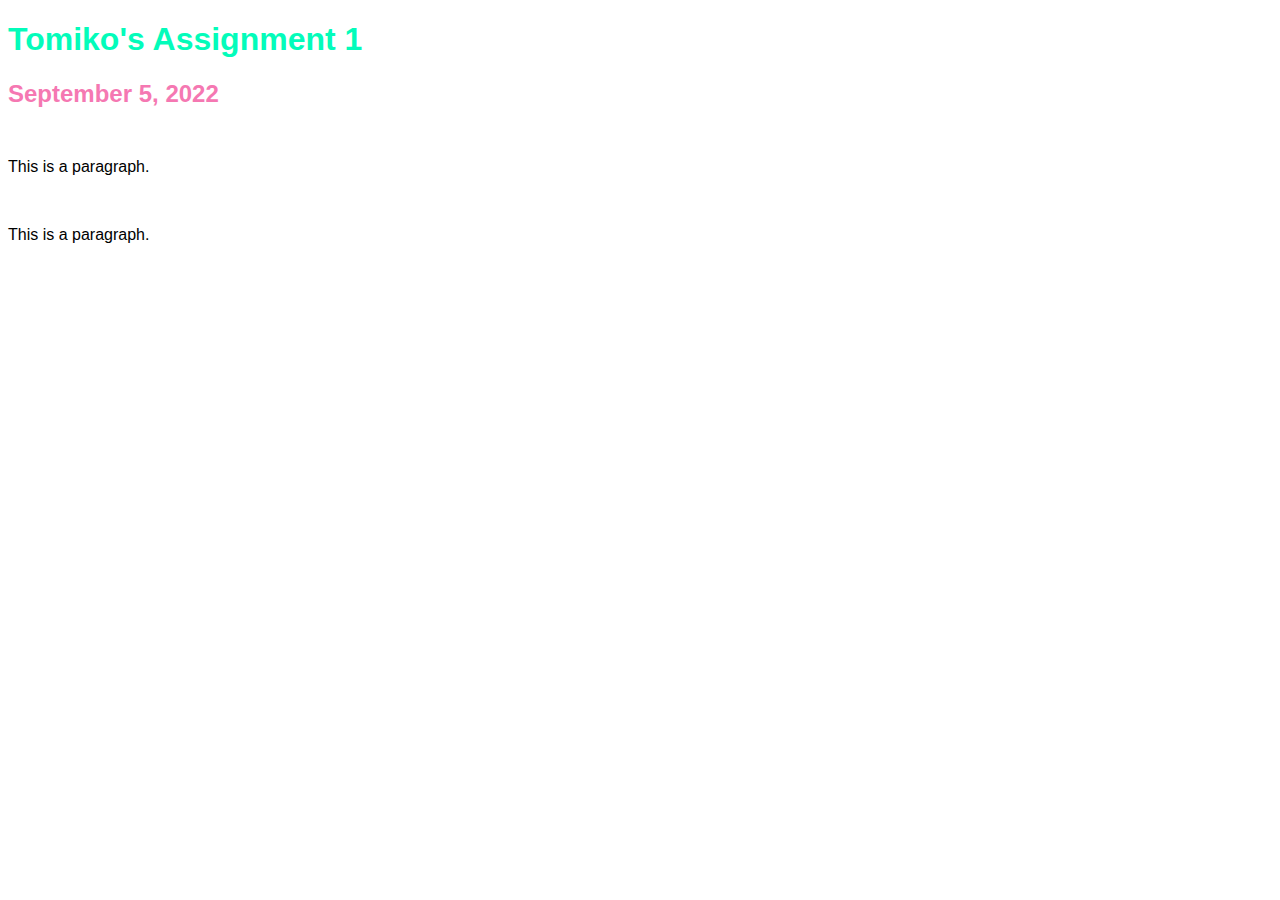
<file: Assignment1/index.html>
<!DOCTYPE html>
<html lang="eng">

<head>
    <title>Software Design: Assignment 1 - Tomiko Karino</title>
    <link rel="stylesheet" type="text/css" href="./styles/style.css" media="screen" />
</head>
    
<body>
    <h1>Tomiko's Assignment 1</h1>
    <h2>September 5, 2022</h2>
    <div id="container">
        <p>This is a paragraph.</p>
        <!-- <img src="cat.png"/> -->
    </div>
    <div id="container">
        <p>This is a paragraph.</p>
        <!-- <img src="cat.png"/> -->
    </div>
</body>

<script src="scripts/main.js"></script>

</html>
</file>
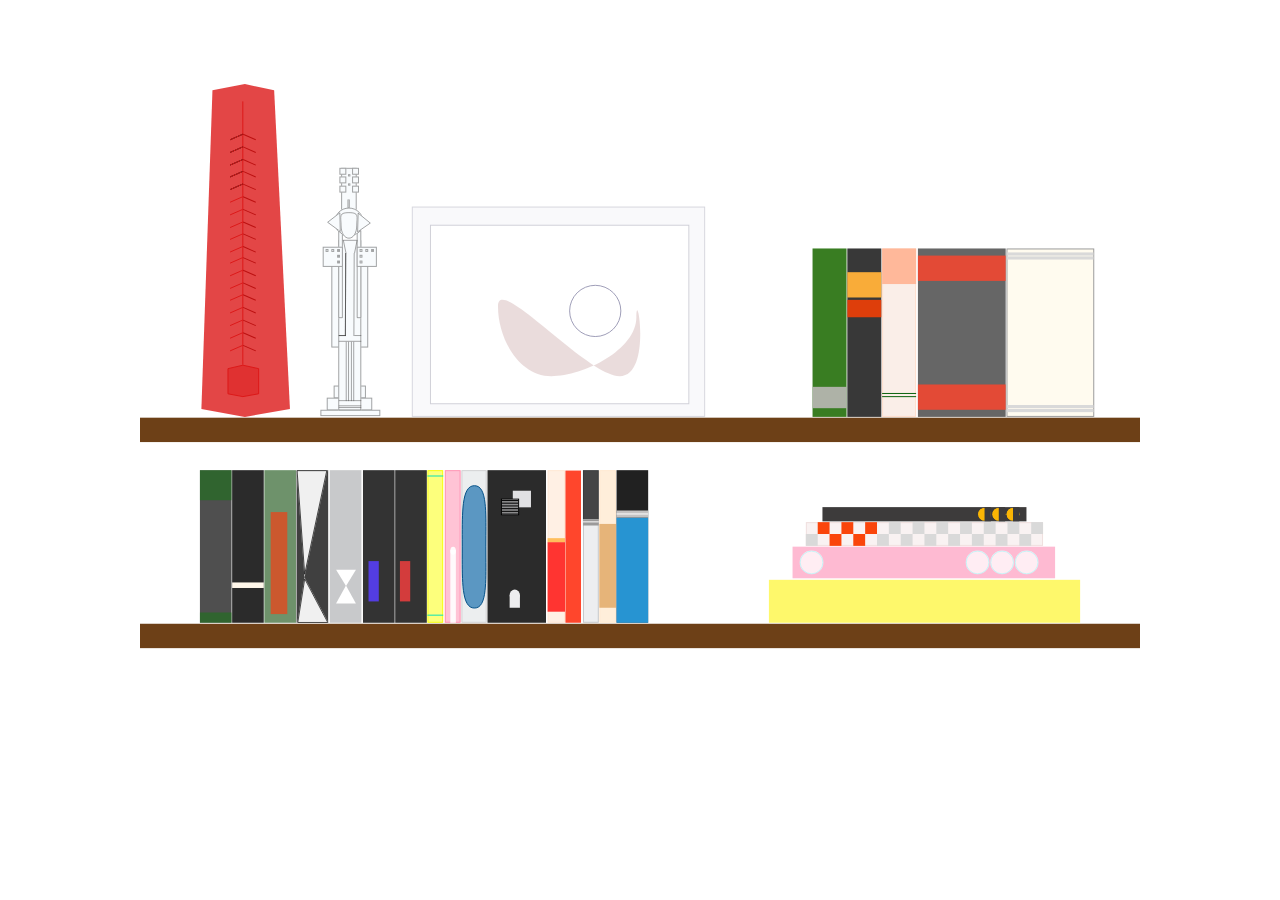
<file: Hypertext-Narrative/index.html>
<!DOCTYPE html>
<html lang="eng">

<head>
    <title>Software Design: Hypertext Narrative - Tomiko Karino</title>
    <link rel="stylesheet" type="text/css" href="style.css" media="screen" />
    <link rel="preconnect" href="https://fonts.googleapis.com">
    <link rel="preconnect" href="https://fonts.gstatic.com" crossorigin>
    <link href="https://fonts.googleapis.com/css2?family=Comfortaa&display=swap" rel="stylesheet"></head>
    
<body>
    <div id="wrapper">
    <div class="top-shelf-content">
        <div class="left">
        <!-- Vase VSG -->
        <svg width="89" height="333" viewBox="0 0 89 333" fill="none" xmlns="http://www.w3.org/2000/svg">
            <path d="M11.4658 6.32566L43.8848 0L73.141 6.32566L88.9552 324.981L43.8848 332.888L0.395935 324.981L11.4658 6.32566Z" fill="#DC1818" fill-opacity="0.8"/>
                <line x1="41.7083" y1="173.612" x2="29.057" y2="179.147" stroke="#DC1818" stroke-width="0.97561"/>
                <line x1="41.7083" y1="186.263" x2="29.057" y2="191.798" stroke="#DC1818" stroke-width="0.97561"/>
                <line x1="41.7083" y1="198.914" x2="29.057" y2="204.449" stroke="#DC1818" stroke-width="0.97561"/>
                <line x1="41.7083" y1="210.775" x2="29.057" y2="216.31" stroke="#DC1818" stroke-width="0.97561"/>
                <line x1="41.7083" y1="223.426" x2="29.057" y2="228.961" stroke="#DC1818" stroke-width="0.97561"/>
                <path d="M41.9107 281.201L57.6297 284.659V309.795L41.9103 312.624L26.9771 309.798V284.655L41.9107 281.201Z" fill="#DC1818" fill-opacity="0.46" stroke="#DC1818" stroke-width="0.97561"/>
                <line x1="41.818" y1="280.704" x2="41.818" y2="17.3932" stroke="#DC1818" stroke-width="0.97561"/>
                <line x1="41.7083" y1="50.2615" x2="29.057" y2="55.7964" stroke="black" stroke-width="0.97561"/>
                <line x1="41.7083" y1="62.9128" x2="29.057" y2="68.4477" stroke="black" stroke-width="0.97561"/>
                <line x1="41.7083" y1="75.5641" x2="29.057" y2="81.0991" stroke="black" stroke-width="0.97561"/>
                <line x1="41.7083" y1="87.4247" x2="29.057" y2="92.9596" stroke="black" stroke-width="0.97561"/>
                <line x1="41.7083" y1="100.076" x2="29.057" y2="105.611" stroke="black" stroke-width="0.97561"/>
                <line x1="41.7083" y1="236.078" x2="29.057" y2="241.613" stroke="#DC1818" stroke-width="0.97561"/>
                <line x1="41.7083" y1="248.729" x2="29.057" y2="254.264" stroke="#DC1818" stroke-width="0.97561"/>
                <line x1="41.7083" y1="261.38" x2="29.057" y2="266.915" stroke="#DC1818" stroke-width="0.97561"/>
                <line x1="41.7083" y1="50.2615" x2="29.057" y2="55.7964" stroke="#DC1818" stroke-width="0.97561"/>
                <line x1="41.7083" y1="62.9128" x2="29.057" y2="68.4477" stroke="#DC1818" stroke-width="0.97561"/>
                <line x1="41.7083" y1="75.5641" x2="29.057" y2="81.0991" stroke="#DC1818" stroke-width="0.97561"/>
                <line x1="41.7083" y1="87.4247" x2="29.057" y2="92.9596" stroke="#DC1818" stroke-width="0.97561"/>
                <line x1="41.7083" y1="100.076" x2="29.057" y2="105.611" stroke="#DC1818" stroke-width="0.97561"/>
                <line x1="41.7083" y1="112.727" x2="29.057" y2="118.262" stroke="#DC1818" stroke-width="0.97561"/>
                <line x1="41.7083" y1="125.379" x2="29.057" y2="130.914" stroke="#DC1818" stroke-width="0.97561"/>
                <line x1="41.7083" y1="138.03" x2="29.057" y2="143.565" stroke="#DC1818" stroke-width="0.97561"/>
                <line x1="41.7083" y1="149.891" x2="29.057" y2="155.426" stroke="#DC1818" stroke-width="0.97561"/>
                <line x1="41.7083" y1="162.542" x2="29.057" y2="168.077" stroke="#DC1818" stroke-width="0.97561"/>
                <line y1="-0.487805" x2="13.8091" y2="-0.487805" transform="matrix(0.916157 0.400819 0.400819 -0.916157 42.3034 173.165)" stroke="#BC1010" stroke-width="0.97561"/>
                <line y1="-0.487805" x2="13.8091" y2="-0.487805" transform="matrix(0.916157 0.400819 0.400819 -0.916157 42.3034 185.816)" stroke="#BC1010" stroke-width="0.97561"/>
                <line y1="-0.487805" x2="13.8091" y2="-0.487805" transform="matrix(0.916157 0.400819 0.400819 -0.916157 42.3034 198.468)" stroke="#BC1010" stroke-width="0.97561"/>
                <line y1="-0.487805" x2="13.8091" y2="-0.487805" transform="matrix(0.916157 0.400819 0.400819 -0.916157 42.3034 210.328)" stroke="#BC1010" stroke-width="0.97561"/>
                <line y1="-0.487805" x2="13.8091" y2="-0.487805" transform="matrix(0.916157 0.400819 0.400819 -0.916157 42.3034 222.979)" stroke="#BC1010" stroke-width="0.97561"/>
                <line y1="-0.487805" x2="13.8091" y2="-0.487805" transform="matrix(0.916157 0.400819 0.400819 -0.916157 42.3034 235.631)" stroke="#BC1010" stroke-width="0.97561"/>
                <line y1="-0.487805" x2="13.8091" y2="-0.487805" transform="matrix(0.916157 0.400819 0.400819 -0.916157 42.3034 248.282)" stroke="#BC1010" stroke-width="0.97561"/>
                <line y1="-0.487805" x2="13.8091" y2="-0.487805" transform="matrix(0.916157 0.400819 0.400819 -0.916157 42.3034 260.933)" stroke="#BC1010" stroke-width="0.97561"/>
                <line y1="-0.487805" x2="13.8091" y2="-0.487805" transform="matrix(0.916157 0.400819 0.400819 -0.916157 42.3034 49.8146)" stroke="#BC1010" stroke-width="0.97561"/>
                <line y1="-0.487805" x2="13.8091" y2="-0.487805" transform="matrix(0.916157 0.400819 0.400819 -0.916157 42.3034 62.4659)" stroke="#BC1010" stroke-width="0.97561"/>
                <line y1="-0.487805" x2="13.8091" y2="-0.487805" transform="matrix(0.916157 0.400819 0.400819 -0.916157 42.3034 75.1172)" stroke="#BC1010" stroke-width="0.97561"/>
                <line y1="-0.487805" x2="13.8091" y2="-0.487805" transform="matrix(0.916157 0.400819 0.400819 -0.916157 42.3034 86.9778)" stroke="#BC1010" stroke-width="0.97561"/>
                <line y1="-0.487805" x2="13.8091" y2="-0.487805" transform="matrix(0.916157 0.400819 0.400819 -0.916157 42.3034 99.6292)" stroke="#BC1010" stroke-width="0.97561"/>
                <line y1="-0.487805" x2="13.8091" y2="-0.487805" transform="matrix(0.916157 0.400819 0.400819 -0.916157 42.3034 112.28)" stroke="#BC1010" stroke-width="0.97561"/>
                <line y1="-0.487805" x2="13.8091" y2="-0.487805" transform="matrix(0.916157 0.400819 0.400819 -0.916157 42.3034 124.932)" stroke="#BC1010" stroke-width="0.97561"/>
                <line y1="-0.487805" x2="13.8091" y2="-0.487805" transform="matrix(0.916157 0.400819 0.400819 -0.916157 42.3034 137.583)" stroke="#BC1010" stroke-width="0.97561"/>
                <line y1="-0.487805" x2="13.8091" y2="-0.487805" transform="matrix(0.916157 0.400819 0.400819 -0.916157 42.3034 149.444)" stroke="#BC1010" stroke-width="0.97561"/>
                <line y1="-0.487805" x2="13.8091" y2="-0.487805" transform="matrix(0.916157 0.400819 0.400819 -0.916157 42.3034 162.095)" stroke="#BC1010" stroke-width="0.97561"/>
        </svg>
        <!-- Vase VSG -->
        <!-- Statue VSG -->
        <svg width="61" height="250" viewBox="0 0 61 250" fill="none" xmlns="http://www.w3.org/2000/svg">
            <rect x="21.1354" y="0.814941" width="15.5536" height="43.2045" fill="#F8FBFD"/>
            <rect x="21.6232" y="1.30275" width="14.578" height="42.2289" stroke="#444444" stroke-opacity="0.49" stroke-width="0.97561"/>
            <ellipse cx="28.9181" cy="54.9646" rx="14.6954" ry="14.4015" fill="#F8FBFD"/>
            <path d="M43.1258 54.9646C43.1258 62.6397 36.7741 68.8783 28.9181 68.8783C21.0622 68.8783 14.7105 62.6397 14.7105 54.9646C14.7105 47.2895 21.0622 41.0509 28.9181 41.0509C36.7741 41.0509 43.1258 47.2895 43.1258 54.9646Z" stroke="#444444" stroke-opacity="0.49" stroke-width="0.97561"/>
            <rect x="11.3423" y="85.4958" width="36.8679" height="95.05" fill="#F8FBFD"/>
            <rect x="11.8302" y="85.9836" width="35.8923" height="94.0744" stroke="#444444" stroke-opacity="0.49" stroke-width="0.97561"/>
            <rect x="0.397217" y="242.76" width="59.9103" height="6.33667" fill="#F8FBFD"/>
            <rect x="0.885022" y="243.248" width="58.9347" height="5.36106" stroke="#444444" stroke-opacity="0.49" stroke-width="0.97561"/>
            <rect x="6.73395" y="230.663" width="45.5088" height="12.6733" fill="#F8FBFD"/>
            <rect x="7.22175" y="231.151" width="44.5332" height="11.6977" stroke="#444444" stroke-opacity="0.49" stroke-width="0.97561"/>
            <rect x="13.6467" y="218.566" width="32.2594" height="12.6733" fill="#F8FBFD"/>
            <rect x="14.1345" y="219.054" width="31.2838" height="11.6977" stroke="#444444" stroke-opacity="0.49" stroke-width="0.97561"/>
            <path d="M18.2552 72.8225H41.2976V243.336H18.2552V72.8225Z" fill="#F8FBFD"/>
            <path d="M18.743 73.3103H40.8098V242.849H18.743V73.3103Z" stroke="#444444" stroke-opacity="0.49" stroke-width="0.97561"/>
            <path d="M37.2652 58.133C37.2652 66.5639 33.5255 71.6704 28.9123 71.6704C24.2991 71.6704 20.5594 66.5639 20.5594 58.133C20.5594 49.702 17.6791 45.1716 28.9123 45.1716C40.1455 45.1716 37.2652 49.702 37.2652 58.133Z" fill="#F8FBFD"/>
            <path d="M36.7774 58.133C36.7774 62.2824 35.8563 65.5671 34.4094 67.7978C32.9664 70.0226 31.0179 71.1826 28.9123 71.1826C26.8067 71.1826 24.8582 70.0226 23.4152 67.7978C21.9683 65.5671 21.0472 62.2824 21.0472 58.133C21.0472 56.5469 20.9459 55.0894 20.8557 53.7921C20.825 53.3498 20.7956 52.9261 20.7719 52.5224C20.677 50.9067 20.6769 49.6339 20.989 48.6363C21.2869 47.684 21.8766 46.9625 23.0589 46.4602C24.2766 45.9428 26.1231 45.6594 28.9123 45.6594C31.7015 45.6594 33.548 45.9428 34.7657 46.4602C35.948 46.9625 36.5377 47.684 36.8356 48.6363C37.1477 49.6339 37.1476 50.9067 37.0527 52.5224C37.029 52.9261 36.9996 53.3498 36.9689 53.7921C36.8787 55.0894 36.7774 56.5469 36.7774 58.133Z" stroke="#444444" stroke-opacity="0.49" stroke-width="0.97561"/>
            <path d="M37.0857 65.8321L37.7123 45.1367L51.0905 56.1168L37.0857 65.8321Z" fill="#F8FBFD"/>
            <path d="M50.2818 56.0841L37.6026 64.8798L38.1698 46.1433L50.2818 56.0841Z" stroke="#444444" stroke-opacity="0.49" stroke-width="0.97561"/>
            <path d="M20.2942 44.8239L20.7864 65.5229L6.83458 55.2815L20.2942 44.8239Z" fill="#F8FBFD"/>
            <path d="M7.64387 55.2704L19.8295 45.8027L20.2752 64.5425L7.64387 55.2704Z" stroke="#444444" stroke-opacity="0.49" stroke-width="0.97561"/>
            <rect x="27.4721" y="32.4983" width="2.30424" height="8.64091" fill="#F8FBFD"/>
            <rect x="27.9599" y="32.9861" width="1.32863" height="7.6653" stroke="#444444" stroke-opacity="0.49" stroke-width="0.97561"/>
            <path d="M18.2552 63.0295L22.8637 67.0619V151.167H18.2552V63.0295Z" fill="#F8FBFD"/>
            <path d="M22.3759 67.2833V150.679H18.743V64.1045L22.3759 67.2833Z" stroke="#444444" stroke-opacity="0.49" stroke-width="0.97561"/>
            <path d="M36.6891 66.3468L41.2976 62.4534V151.167H36.6891V66.3468Z" fill="#F8FBFD"/>
            <path d="M37.1769 150.679V66.5732L40.8098 63.5041V150.679H37.1769Z" stroke="#444444" stroke-opacity="0.49" stroke-width="0.97561"/>
            <rect x="2.70148" y="79.7352" width="20.1621" height="20.1621" fill="#F8FBFD"/>
            <rect x="3.18928" y="80.223" width="19.1865" height="19.1865" stroke="#444444" stroke-opacity="0.49" stroke-width="0.97561"/>
            <rect x="36.6891" y="79.7352" width="20.1621" height="20.1621" fill="#F8FBFD"/>
            <rect x="37.1769" y="80.223" width="19.1865" height="19.1865" stroke="#444444" stroke-opacity="0.49" stroke-width="0.97561"/>
            <rect x="19.4073" y="0.814941" width="6.91273" height="6.91273" fill="#F8FBFD"/>
            <rect x="19.8951" y="1.30275" width="5.93712" height="5.93712" stroke="#444444" stroke-opacity="0.49" stroke-width="0.97561"/>
            <rect x="32.0806" y="0.814941" width="6.91273" height="6.91273" fill="#F8FBFD"/>
            <rect x="32.5684" y="1.30275" width="5.93712" height="5.93712" stroke="#444444" stroke-opacity="0.49" stroke-width="0.97561"/>
            <rect x="19.4073" y="9.45584" width="6.91273" height="6.91273" fill="#F8FBFD"/>
            <rect x="19.8951" y="9.94365" width="5.93712" height="5.93712" stroke="#444444" stroke-opacity="0.49" stroke-width="0.97561"/>
            <rect x="32.0806" y="9.45584" width="6.91273" height="6.91273" fill="#F8FBFD"/>
            <rect x="32.5684" y="9.94365" width="5.93712" height="5.93712" stroke="#444444" stroke-opacity="0.49" stroke-width="0.97561"/>
            <rect x="19.4073" y="18.6729" width="6.91273" height="6.91273" fill="#F8FBFD"/>
            <rect x="19.8951" y="19.1607" width="5.93712" height="5.93712" stroke="#444444" stroke-opacity="0.49" stroke-width="0.97561"/>
            <rect x="32.0806" y="18.6729" width="6.91273" height="6.91273" fill="#F8FBFD"/>
            <rect x="32.5684" y="19.1607" width="5.93712" height="5.93712" stroke="#444444" stroke-opacity="0.49" stroke-width="0.97561"/>
            <rect x="28.0482" y="7.15161" width="2.30424" height="2.30424" fill="#F8FBFD"/>
            <rect x="28.536" y="7.63942" width="1.32863" height="1.32863" stroke="#444444" stroke-opacity="0.49" stroke-width="0.97561"/>
            <rect x="28.0482" y="16.3686" width="2.30424" height="2.30424" fill="#F8FBFD"/>
            <rect x="28.536" y="16.8564" width="1.32863" height="1.32863" stroke="#444444" stroke-opacity="0.49" stroke-width="0.97561"/>
            <line x1="18.8312" y1="168.537" x2="25.7439" y2="168.537" stroke="#444444" stroke-opacity="0.49" stroke-width="0.97561"/>
            <line x1="25.404" y1="169.024" x2="25.7008" y2="86.0695" stroke="#444444" stroke-opacity="0.49" stroke-width="0.97561"/>
            <line x1="18.8312" y1="168.537" x2="25.7439" y2="168.537" stroke="#444444" stroke-opacity="0.49" stroke-width="0.97561"/>
            <line x1="25.404" y1="169.024" x2="25.7008" y2="86.0695" stroke="#444444" stroke-opacity="0.49" stroke-width="0.97561"/>
            <line x1="18.8312" y1="168.537" x2="25.7439" y2="168.537" stroke="#444444" stroke-opacity="0.49" stroke-width="0.97561"/>
            <line x1="34.3848" y1="168.537" x2="41.2975" y2="168.537" stroke="#444444" stroke-opacity="0.49" stroke-width="0.97561"/>
            <line x1="25.404" y1="169.024" x2="25.7008" y2="86.0695" stroke="#444444" stroke-opacity="0.49" stroke-width="0.97561"/>
            <line x1="33.897" y1="169.024" x2="34.1938" y2="86.0702" stroke="#444444" stroke-opacity="0.49" stroke-width="0.97561"/>
            <line x1="23.3411" y1="73.2991" x2="26.0434" y2="86.27" stroke="#444444" stroke-opacity="0.49" stroke-width="0.97561"/>
            <line x1="37.1676" y1="72.9173" x2="34.5533" y2="86.1166" stroke="#444444" stroke-opacity="0.49" stroke-width="0.97561"/>
            <rect x="5.58179" y="82.0395" width="2.8803" height="2.8803" fill="#F8FBFD"/>
            <rect x="6.06959" y="82.5273" width="1.90469" height="1.90469" stroke="#444444" stroke-opacity="0.49" stroke-width="0.97561"/>
            <rect x="11.3423" y="82.0395" width="2.8803" height="2.8803" fill="#F8FBFD"/>
            <rect x="11.8302" y="82.5273" width="1.90469" height="1.90469" stroke="#444444" stroke-opacity="0.49" stroke-width="0.97561"/>
            <rect x="17.103" y="82.0395" width="2.8803" height="2.8803" fill="#F8FBFD"/>
            <rect x="17.5908" y="82.5273" width="1.90469" height="1.90469" stroke="#444444" stroke-opacity="0.49" stroke-width="0.97561"/>
            <rect x="17.103" y="87.8001" width="2.8803" height="2.8803" fill="#F8FBFD"/>
            <rect x="17.5908" y="88.2879" width="1.90469" height="1.90469" stroke="#444444" stroke-opacity="0.49" stroke-width="0.97561"/>
            <rect x="17.103" y="93.5607" width="2.8803" height="2.8803" fill="#F8FBFD"/>
            <rect x="17.5908" y="94.0485" width="1.90469" height="1.90469" stroke="#444444" stroke-opacity="0.49" stroke-width="0.97561"/>
            <rect x="39.5693" y="82.0395" width="2.8803" height="2.8803" fill="#F8FBFD"/>
            <rect x="40.0571" y="82.5273" width="1.90469" height="1.90469" stroke="#444444" stroke-opacity="0.49" stroke-width="0.97561"/>
            <rect x="45.3299" y="82.0395" width="2.8803" height="2.8803" fill="#F8FBFD"/>
            <rect x="45.8177" y="82.5273" width="1.90469" height="1.90469" stroke="#444444" stroke-opacity="0.49" stroke-width="0.97561"/>
            <rect x="51.0906" y="82.0395" width="2.8803" height="2.8803" fill="#F8FBFD"/>
            <rect x="51.5784" y="82.5273" width="1.90469" height="1.90469" stroke="#444444" stroke-opacity="0.49" stroke-width="0.97561"/>
            <rect x="39.5693" y="87.8001" width="2.8803" height="2.8803" fill="#F8FBFD"/>
            <rect x="40.0571" y="88.2879" width="1.90469" height="1.90469" stroke="#444444" stroke-opacity="0.49" stroke-width="0.97561"/>
            <rect x="39.5693" y="93.5607" width="2.8803" height="2.8803" fill="#F8FBFD"/>
            <rect x="40.0571" y="94.0485" width="1.90469" height="1.90469" stroke="#444444" stroke-opacity="0.49" stroke-width="0.97561"/>
            <line x1="18.8312" y1="174.297" x2="41.2975" y2="174.297" stroke="#444444" stroke-opacity="0.49" stroke-width="0.97561"/>
            <line x1="18.8312" y1="233.632" x2="41.2975" y2="233.632" stroke="#444444" stroke-opacity="0.49" stroke-width="0.97561"/>
            <line x1="18.8312" y1="238.816" x2="41.2975" y2="238.816" stroke="#444444" stroke-opacity="0.49" stroke-width="0.97561"/>
            <line x1="18.8312" y1="240.544" x2="41.2975" y2="240.544" stroke="#444444" stroke-opacity="0.49" stroke-width="0.97561"/>
            <line x1="26.2317" y1="174.785" x2="26.2317" y2="234.119" stroke="#444444" stroke-opacity="0.49" stroke-width="0.97561"/>
            <line x1="28.536" y1="174.785" x2="28.536" y2="234.119" stroke="#444444" stroke-opacity="0.49" stroke-width="0.97561"/>
            <line x1="31.4163" y1="174.785" x2="31.4163" y2="234.119" stroke="#444444" stroke-opacity="0.49" stroke-width="0.97561"/>
            <line x1="33.7205" y1="174.785" x2="33.7205" y2="234.119" stroke="#444444" stroke-opacity="0.49" stroke-width="0.97561"/>
            </svg>
        <!-- Statue VSG -->
        <!-- Painting SVG -->
        <svg width="295" height="211" viewBox="0 0 295 211" fill="none" xmlns="http://www.w3.org/2000/svg">
            <rect x="1.28187" y="1.04744" width="292.377" height="209.353" fill="#F9F9FB" stroke="#D6D6DE" stroke-width="0.97561"/>
            <rect x="19.4681" y="19.2337" width="258.376" height="178.515" fill="white" stroke="#D0D0D8" stroke-width="0.97561"/>
            <circle cx="184.238" cy="104.933" r="25.6055" fill="white" fill-opacity="0.21" stroke="#9C9BB6" stroke-width="0.97561"/>
            <path d="M225.355 111.245C225.355 143.56 172.888 170.152 140.354 170.152C107.82 170.152 86.9812 132.49 86.9812 100.175C86.9812 67.8592 176.216 170.152 208.75 170.152C241.284 170.152 225.355 78.9291 225.355 111.245Z" fill="#E8D9D9" fill-opacity="0.92"/>
        </svg>
         <!-- Painting SVG -->
        </div>
        <div class="right">
         <!-- Book 5 -->
         <svg width="35" height="169" viewBox="0 0 35 169" fill="none" xmlns="http://www.w3.org/2000/svg">
            <rect x="0.54248" y="0.467163" width="34.0004" height="168.421" fill="#1E6B03" fill-opacity="0.88"/>
            <rect x="0.54245" y="138.841" width="34.0004" height="21.3491" fill="#BDB8B8" fill-opacity="0.89"/>
        </svg>
         <!-- Book 5 -->
         <!-- Book 4 -->
         <svg width="35" height="169" viewBox="0 0 35 169" fill="none" xmlns="http://www.w3.org/2000/svg">
            <rect x="0.333557" y="0.467163" width="34.0004" height="168.421" fill="black" fill-opacity="0.78"/>
            <rect x="0.333572" y="24.1884" width="34.0004" height="25.3026" fill="#F9AC39"/>
            <rect x="0.333572" y="51.8631" width="34.0004" height="17.3956" fill="#FB3F04" fill-opacity="0.85"/>
         </svg>
         <!-- Book 4 -->
         <!-- Book 3 -->
         <svg width="35" height="169" viewBox="0 0 35 169" fill="none" xmlns="http://www.w3.org/2000/svg">
            <rect x="0.612561" y="0.954968" width="33.0248" height="167.445" fill="#FAEEE8" stroke="#FFDCCA" stroke-width="0.97561"/>
            <rect x="0.124756" y="0.467163" width="34.0004" height="35.5818" fill="#FFB89A"/>
            <line x1="0.124741" y1="145.47" x2="34.1252" y2="145.469" stroke="#046008" stroke-width="0.97561"/>
            <line x1="0.124741" y1="148.632" x2="34.1252" y2="148.632" stroke="#046008" stroke-width="0.97561"/>
         </svg>
         <!-- Book 3 -->
         <!-- Book 2 -->
         <svg width="89" height="169" viewBox="0 0 89 169" fill="none" xmlns="http://www.w3.org/2000/svg">
            <rect x="0.915833" y="0.467163" width="87.7685" height="168.421" fill="#666666"/>
            <rect x="0.915848" y="7.58353" width="87.7685" height="25.3026" fill="#FC452C" fill-opacity="0.83"/>
            <rect x="0.915848" y="136.469" width="87.7685" height="25.3026" fill="#FC452C" fill-opacity="0.83"/>
         </svg>
         <!-- Book 2 -->
         <!-- Book 1 -->
         <svg width="89" height="169" viewBox="0 0 89 169" fill="none" xmlns="http://www.w3.org/2000/svg">
            <rect x="0.962842" y="0.954968" width="86.7929" height="167.445" fill="#FFFBEF" stroke="#999999" stroke-width="0.97561"/>
            <rect x="1.26577" y="4.42068" width="86.1871" height="3.16283" fill="#D9D9D9"/>
            <rect x="1.26577" y="8.37421" width="86.1871" height="3.16283" fill="#D9D9D9"/>
            <rect x="1.26577" y="157.027" width="86.1871" height="3.16283" fill="#D9D9D9"/>
            <rect x="1.26577" y="160.981" width="86.1871" height="3.16283" fill="#D9D9D9"/>
         </svg>
         <!-- Book 1 -->
        </div>
    </div>
    <div id="top-shelf">
        <svg width="1000" height="26" viewBox="0 0 1000 26" fill="none" xmlns="http://www.w3.org/2000/svg">
            <rect y="0.682922" width="1000" height="24.3902" fill="#6D4017"/>
        </svg>
    </div>
    <div class="bottom-shelf-content">
        <div class="left">
        <!-- Book 22 -->
        <svg width="33" height="153" viewBox="0 0 33 153" fill="none" xmlns="http://www.w3.org/2000/svg">
            <rect x="0.931274" y="0.167358" width="31.6283" height="152.607" fill="black" fill-opacity="0.69"/>
            <rect x="0.931274" y="0.167358" width="31.6283" height="30.0469" fill="#098006" fill-opacity="0.44"/>
            <rect x="0.931335" y="142.495" width="31.6283" height="10.2792" fill="#098006" fill-opacity="0.44"/>
        </svg>
        <!-- Book 22 -->
        <!-- Book 21 -->
        <svg width="32" height="153" viewBox="0 0 32 153" fill="none" xmlns="http://www.w3.org/2000/svg">
            <rect x="0.141052" y="0.167358" width="31.6283" height="152.607" fill="black" fill-opacity="0.83"/>
            <rect x="0.141052" y="112.448" width="31.6283" height="5.53495" fill="#FFF7EA"/>
        </svg>
        <!-- Book 21 -->
        <!-- Book 20 -->
        <svg width="32" height="153" viewBox="0 0 32 153" fill="none" xmlns="http://www.w3.org/2000/svg">
            <rect x="0.350769" y="0.167358" width="31.6283" height="152.607" fill="#6E926B"/>
            <rect x="6.67645" y="42.0749" width="16.6049" height="102.001" fill="#FD390E" fill-opacity="0.65"/>
        </svg>
        <!-- Book 20 -->
        <!-- Book 19 -->
        <svg width="33" height="153" viewBox="0 0 33 153" fill="none" xmlns="http://www.w3.org/2000/svg">
            <rect x="0.560425" y="0.167358" width="31.6283" height="152.607" fill="black" fill-opacity="0.75"/>
            <path d="M8.4675 107.704L31.398 0.167358H0.560425L8.4675 107.704Z" fill="white" fill-opacity="0.92"/>
            <path d="M1.08541 0.655163H30.7952L8.70331 104.259L1.08541 0.655163Z" stroke="black" stroke-opacity="0.74" stroke-width="0.97561"/>
            <path d="M8.46759 107.308L32.5842 152.972H1.20374L8.46759 107.308Z" fill="white" fill-opacity="0.92"/>
            <path d="M1.77527 152.484L8.71949 108.83L31.7749 152.484H1.77527Z" stroke="black" stroke-opacity="0.72" stroke-width="0.97561"/>
        </svg>
        <!-- Book 19 -->
        <!-- Book 18 -->
        <svg width="33" height="153" viewBox="0 0 33 153" fill="none" xmlns="http://www.w3.org/2000/svg">
            <rect x="0.770264" y="0.167358" width="31.6283" height="152.607" fill="#C8C9CB"/>
            <path d="M16.9797 115.611L26.9089 133.402H7.05046L16.9797 115.611Z" fill="white"/>
            <path d="M17.0252 116.006L26.9544 99.7965H17.0252H7.09595L17.0252 116.006Z" fill="white"/>
        </svg>
        <!-- Book 18 -->
        <!-- Tezuka -->
       <svg width="33" height="153" viewBox="0 0 33 153" fill="none" xmlns="http://www.w3.org/2000/svg">
            <rect x="0.979919" y="0.167358" width="31.6283" height="152.607" fill="black" fill-opacity="0.8"/>
            <rect x="6.51483" y="91.0987" width="10.2792" height="40.3261" fill="#593FFB" fill-opacity="0.87"/>
        </svg>
 
        <!-- Tezuka -->
        <!-- Book 17 -->
        <svg width="32" height="153" viewBox="0 0 32 153" fill="none" xmlns="http://www.w3.org/2000/svg">
            <rect x="0.189575" y="0.167358" width="31.6283" height="152.607" fill="black" fill-opacity="0.8"/>
            <rect x="4.93384" y="91.0987" width="10.2792" height="40.3261" fill="#FB3F3F" fill-opacity="0.8"/>
        </svg>
        <!-- Book 17 -->
        <!-- Book 16 -->
        <svg width="17" height="153" viewBox="0 0 17 153" fill="none" xmlns="http://www.w3.org/2000/svg">
            <rect x="0.887097" y="0.655163" width="14.8385" height="151.631" fill="#FBFF2B" fill-opacity="0.62" stroke="#F7FC02" stroke-width="0.97561"/>
            <line x1="0.399261" y1="6.00522" x2="16.2134" y2="6.00522" stroke="#05E1BA" stroke-width="0.97561"/>
            <line x1="0.399261" y1="145.17" x2="16.2134" y2="145.17" stroke="#05E1BA" stroke-width="0.97561"/>
        </svg>
        <!-- Book 16 -->
        <!-- Book 15 -->
        <svg width="17" height="153" viewBox="0 0 17 153" fill="none" xmlns="http://www.w3.org/2000/svg">
            <rect x="0.7948" y="0.167358" width="15.8141" height="152.607" fill="#FE487F" fill-opacity="0.33"/>
            <rect x="1.2826" y="0.655163" width="14.8385" height="151.631" stroke="#FF487F" stroke-opacity="0.4" stroke-width="0.97561"/>
            <rect x="6.3298" y="80.0288" width="5.53495" height="72.7451" fill="white" fill-opacity="0.9"/>
            <ellipse cx="9.09728" cy="80.8195" rx="2.76748" ry="3.95354" fill="white" fill-opacity="0.9"/>
        </svg>
        <!-- Book 15 -->
        <!-- Book 14 -->
        <svg width="26" height="153" viewBox="0 0 26 153" fill="none" xmlns="http://www.w3.org/2000/svg">
            <rect x="0.887585" y="0.655163" width="24.327" height="151.631" fill="#E9EBED" fill-opacity="0.87" stroke="#D0D0D1" stroke-width="0.97561"/>
            <path d="M24.8193 76.866C24.8193 80.6653 24.8427 84.3807 24.8655 87.9841C24.9449 100.562 25.0156 111.775 24.0505 120.423C23.4294 125.987 22.3849 130.423 20.6779 133.455C19.8279 134.965 18.823 136.11 17.6398 136.879C16.4607 137.645 15.0796 138.053 13.4465 138.053C10.2152 138.053 7.84956 136.452 6.08719 133.448C4.30721 130.413 3.1655 125.977 2.44612 120.414C1.21028 110.858 1.23948 98.1613 1.27214 83.9559C1.27749 81.6306 1.28293 79.2649 1.28293 76.866C1.28293 74.4671 1.27749 72.1014 1.27214 69.7761C1.23948 55.5707 1.21028 42.874 2.44612 33.3176C3.1655 27.7549 4.30721 23.3186 6.08719 20.2844C7.84956 17.2802 10.2152 15.6786 13.4465 15.6786C15.0796 15.6786 16.4607 16.0869 17.6398 16.8529C18.823 17.6215 19.8279 18.7669 20.6779 20.2768C22.3849 23.3094 23.4294 27.7448 24.0505 33.3092C25.0156 41.9569 24.9449 53.1699 24.8655 65.7479C24.8427 69.3513 24.8193 73.0667 24.8193 76.866Z" fill="#0261A6" fill-opacity="0.62" stroke="#014E86" stroke-width="0.97561"/>
        </svg>
        <!-- Book 14 -->
        <!-- Book 13 -->
        <svg width="60" height="153" viewBox="0 0 60 153" fill="none" xmlns="http://www.w3.org/2000/svg">
            <rect x="0.493103" y="0.167358" width="58.5123" height="152.607" fill="black" fill-opacity="0.83"/>
            <rect x="25.7957" y="20.7258" width="18.1863" height="16.6049" fill="#E1E1E3"/>
            <rect x="14.423" y="29.1206" width="17.2107" height="15.6292" fill="#E1E1E3" stroke="black" stroke-width="0.97561"/>
            <line x1="14.7259" y1="32.0986" x2="31.3307" y2="32.0986" stroke="black" stroke-width="0.97561"/>
            <line x1="14.7259" y1="30.5171" x2="31.3307" y2="30.5171" stroke="black" stroke-width="0.97561"/>
            <line x1="14.7259" y1="33.68" x2="31.3307" y2="33.68" stroke="black" stroke-width="0.97561"/>
            <line x1="14.7259" y1="35.2614" x2="31.3307" y2="35.2614" stroke="black" stroke-width="0.97561"/>
            <line x1="14.7259" y1="36.8428" x2="31.3307" y2="36.8428" stroke="black" stroke-width="0.97561"/>
            <line x1="14.7259" y1="38.4242" x2="31.3307" y2="38.4242" stroke="black" stroke-width="0.97561"/>
            <line x1="14.7259" y1="40.0056" x2="31.3307" y2="40.0056" stroke="black" stroke-width="0.97561"/>
            <line x1="14.7259" y1="41.5871" x2="31.3307" y2="41.5871" stroke="black" stroke-width="0.97561"/>
            <line x1="14.7259" y1="43.1685" x2="31.3307" y2="43.1685" stroke="black" stroke-width="0.97561"/>
            <path d="M22.6329 125.099H32.9121V137.75H22.6329V125.099Z" fill="#EDEDEF"/>
            <ellipse cx="27.7725" cy="125.099" rx="5.1396" ry="5.53495" fill="#EDEDEF"/>
        </svg>
        <!-- Book 13 -->
        <!-- Book 12 -->
        <svg width="18" height="153" viewBox="0 0 18 153" fill="none" xmlns="http://www.w3.org/2000/svg">
            <rect x="1.07466" y="0.655163" width="16.42" height="151.631" fill="#FFF0E4" stroke="#FFE6D2" stroke-width="0.97561"/>
            <rect x="0.586853" y="72.1217" width="17.3956" height="69.5823" fill="#FF0A0A" fill-opacity="0.82"/>
            <rect x="0.586853" y="68.1682" width="17.3956" height="3.95354" fill="#FFBE5C"/>
        </svg>
        <!-- Book 12 -->
        <!-- Chieko -->
        <a href="Chieko/index.html" class="pointer">
        <svg width="17" height="153" class="zIndex" viewBox="0 0 17 153" fill="none" xmlns="http://www.w3.org/2000/svg">
            <rect x="0.414612" y="0.560974" width="15.6098" height="152.195" fill="#FF2A0D" fill-opacity="0.87"/>
        </svg>
        </a>
        <!-- Chieko -->
        <!-- Book 11 -->
        <svg width="17" height="153" viewBox="0 0 17 153" fill="none" xmlns="http://www.w3.org/2000/svg">
            <rect x="1.44728" y="0.655163" width="14.8385" height="151.631" fill="#EDEEF0" stroke="#C4C5C7" stroke-width="0.97561"/>
            <rect x="0.959473" y="0.167358" width="15.8141" height="49.0239" fill="black" fill-opacity="0.71"/>
            <rect x="0.959442" y="49.1912" width="15.8141" height="6.32566" fill="#9B9A9A"/>
            <line x1="0.959442" y1="51.8663" x2="16.7736" y2="51.8663" stroke="white" stroke-width="0.97561"/>
        </svg>
        <!-- Book 11 -->
        <!-- Book 10 -->
        <svg width="17" height="153" viewBox="0 0 17 153" fill="none" xmlns="http://www.w3.org/2000/svg">
            <rect x="0.842724" y="0.655163" width="15.6292" height="151.631" fill="#FFEEDA" stroke="#FFE9D0" stroke-width="0.97561"/>
            <rect x="0.35495" y="53.9355" width="16.6049" height="83.815" fill="#DEA25B" fill-opacity="0.76"/>
        </svg>
        <!-- Book 10 -->
        <!-- Molloy -->
        <svg width="33" height="153" viewBox="0 0 33 153" fill="none" xmlns="http://www.w3.org/2000/svg">
            <rect x="0.541199" y="0.167358" width="31.6283" height="152.607" fill="black" fill-opacity="0.87"/>
            <rect x="0.541229" y="47.6098" width="31.6283" height="105.164" fill="#29B2FF" fill-opacity="0.8"/>
            <rect x="0.541229" y="40.4935" width="31.6283" height="7.11637" fill="#C4C2C2"/>
            <line x1="0.541229" y1="43.9592" x2="32.1695" y2="43.9592" stroke="white" stroke-width="0.97561"/>
        </svg>
        <!-- Molloy -->
    </div>
    <div class="right">
        <!-- Book 6 -->
        <svg width="205" height="15" viewBox="0 0 205 15" fill="none" xmlns="http://www.w3.org/2000/svg">
            <rect x="0.450317" y="0.121338" width="204.003" height="14.2327" fill="#3D3B3B"/>
            <circle cx="191.011" cy="7.23772" r="6.32566" fill="#FBB604"/>
            <circle cx="191.011" cy="7.23772" r="6.32566" fill="#FBB604"/>
            <circle cx="176.778" cy="7.23772" r="6.32566" fill="#FBB604"/>
            <circle cx="176.778" cy="7.23772" r="6.32566" fill="#FBB604"/>
            <circle cx="162.545" cy="7.23772" r="6.32566" fill="#FBB604"/>
            <circle cx="162.545" cy="7.23772" r="6.32566" fill="#FBB604"/>
            <rect x="191.011" y="0.121357" width="6.32566" height="14.2327" fill="#3D3B3B"/>
            <rect x="162.545" y="0.121357" width="6.32566" height="14.2327" fill="#3D3B3B"/>
            <rect x="176.778" y="0.121357" width="6.32566" height="14.2327" fill="#3D3B3B"/>
        </svg>
        <!-- Book 6 -->
        <!-- Book 7 -->
        <svg width="239" height="24" viewBox="0 0 239 24" fill="none" xmlns="http://www.w3.org/2000/svg">
            <rect x="1.33332" y="0.63258" width="236.237" height="22.7456" fill="#F2E3E2" fill-opacity="0.46" stroke="#EFDEDD" stroke-width="0.97561"/>
            <rect x="12.7061" y="0.144756" width="11.8606" height="11.8606" fill="#FA450B"/>
            <rect x="24.5667" y="12.0054" width="11.8606" height="11.8606" fill="#FA450B"/>
            <rect x="0.84552" y="12.0054" width="11.8606" height="11.8606" fill="#D9D9D9"/>
            <rect x="36.4274" y="0.144756" width="11.8606" height="11.8606" fill="#FA450B"/>
            <rect x="48.288" y="12.0054" width="11.8606" height="11.8606" fill="#FA450B"/>
            <rect x="60.1486" y="0.144756" width="11.8606" height="11.8606" fill="#FA450B"/>
            <rect x="72.0092" y="12.0054" width="11.8606" height="11.8606" fill="#D9D9D9"/>
            <rect x="83.8698" y="0.144756" width="11.8606" height="11.8606" fill="#D9D9D9"/>
            <rect x="95.7304" y="12.0054" width="11.8606" height="11.8606" fill="#D9D9D9"/>
            <rect x="107.591" y="0.144756" width="11.8606" height="11.8606" fill="#D9D9D9"/>
            <rect x="119.452" y="12.0054" width="11.8606" height="11.8606" fill="#D9D9D9"/>
            <rect x="131.312" y="0.144756" width="11.8606" height="11.8606" fill="#D9D9D9"/>
            <rect x="143.173" y="12.0054" width="11.8606" height="11.8606" fill="#D9D9D9"/>
            <rect x="155.033" y="0.144756" width="11.8606" height="11.8606" fill="#D9D9D9"/>
            <rect x="166.894" y="12.0054" width="11.8606" height="11.8606" fill="#D9D9D9"/>
            <rect x="178.755" y="0.144756" width="11.8606" height="11.8606" fill="#D9D9D9"/>
            <rect x="190.615" y="12.0054" width="11.8606" height="11.8606" fill="#D9D9D9"/>
            <rect x="202.476" y="0.144756" width="11.8606" height="11.8606" fill="#D9D9D9"/>
            <rect x="226.197" y="0.144756" width="11.8606" height="11.8606" fill="#D9D9D9"/>
            <rect x="214.337" y="12.0054" width="11.8606" height="11.8606" fill="#D9D9D9"/>
        </svg>
        <!-- Book 7 -->
        <!-- Book 8 -->
        <a href="Warhol/index.html" class="pointer">
        <svg width="264" height="33" class="zIndex" viewBox="0 0 264 33" fill="none" xmlns="http://www.w3.org/2000/svg">
            <rect x="0.566284" y="0.656799" width="262.515" height="31.6283" fill="#FC075F" fill-opacity="0.28"/>
            <circle cx="19.5433" cy="16.4709" r="11.8606" fill="white" fill-opacity="0.74"/>
            <circle cx="19.5433" cy="16.4709" r="11.3728" stroke="#59FCFC" stroke-opacity="0.35" stroke-width="0.97561"/>
            <circle cx="210.104" cy="16.4709" r="11.8606" fill="white" fill-opacity="0.74"/>
            <circle cx="210.104" cy="16.4709" r="11.3728" stroke="#59FCFC" stroke-opacity="0.35" stroke-width="0.97561"/>
            <circle cx="185.592" cy="16.4709" r="11.8606" fill="white" fill-opacity="0.74"/>
            <circle cx="185.592" cy="16.4709" r="11.3728" stroke="#59FCFC" stroke-opacity="0.35" stroke-width="0.97561"/>
            <circle cx="234.616" cy="16.4709" r="11.8606" fill="white" fill-opacity="0.74"/>
            <circle cx="234.616" cy="16.4709" r="11.3728" stroke="#59FCFC" stroke-opacity="0.35" stroke-width="0.97561"/>
        </svg>
    </a>
        <!-- Book 8 -->
        <!-- Book 9 -->
        <svg width="313" height="44" viewBox="0 0 313 44" fill="none" xmlns="http://www.w3.org/2000/svg">
            <rect x="0.902466" y="0.829285" width="311.22" height="42.9268" fill="#FDF41C" fill-opacity="0.65"/>
        </svg>
        <!-- Book 9 -->
    </div>
    </div>
    <div id="bottom-shelf">
        <svg width="1000" height="26" viewBox="0 0 1000 26" fill="none" xmlns="http://www.w3.org/2000/svg">
            <rect y="0.756104" width="1000" height="24.3902" fill="#6D4017"/>
        </svg>
    </div>
</div>
</body>
</html>
</file>
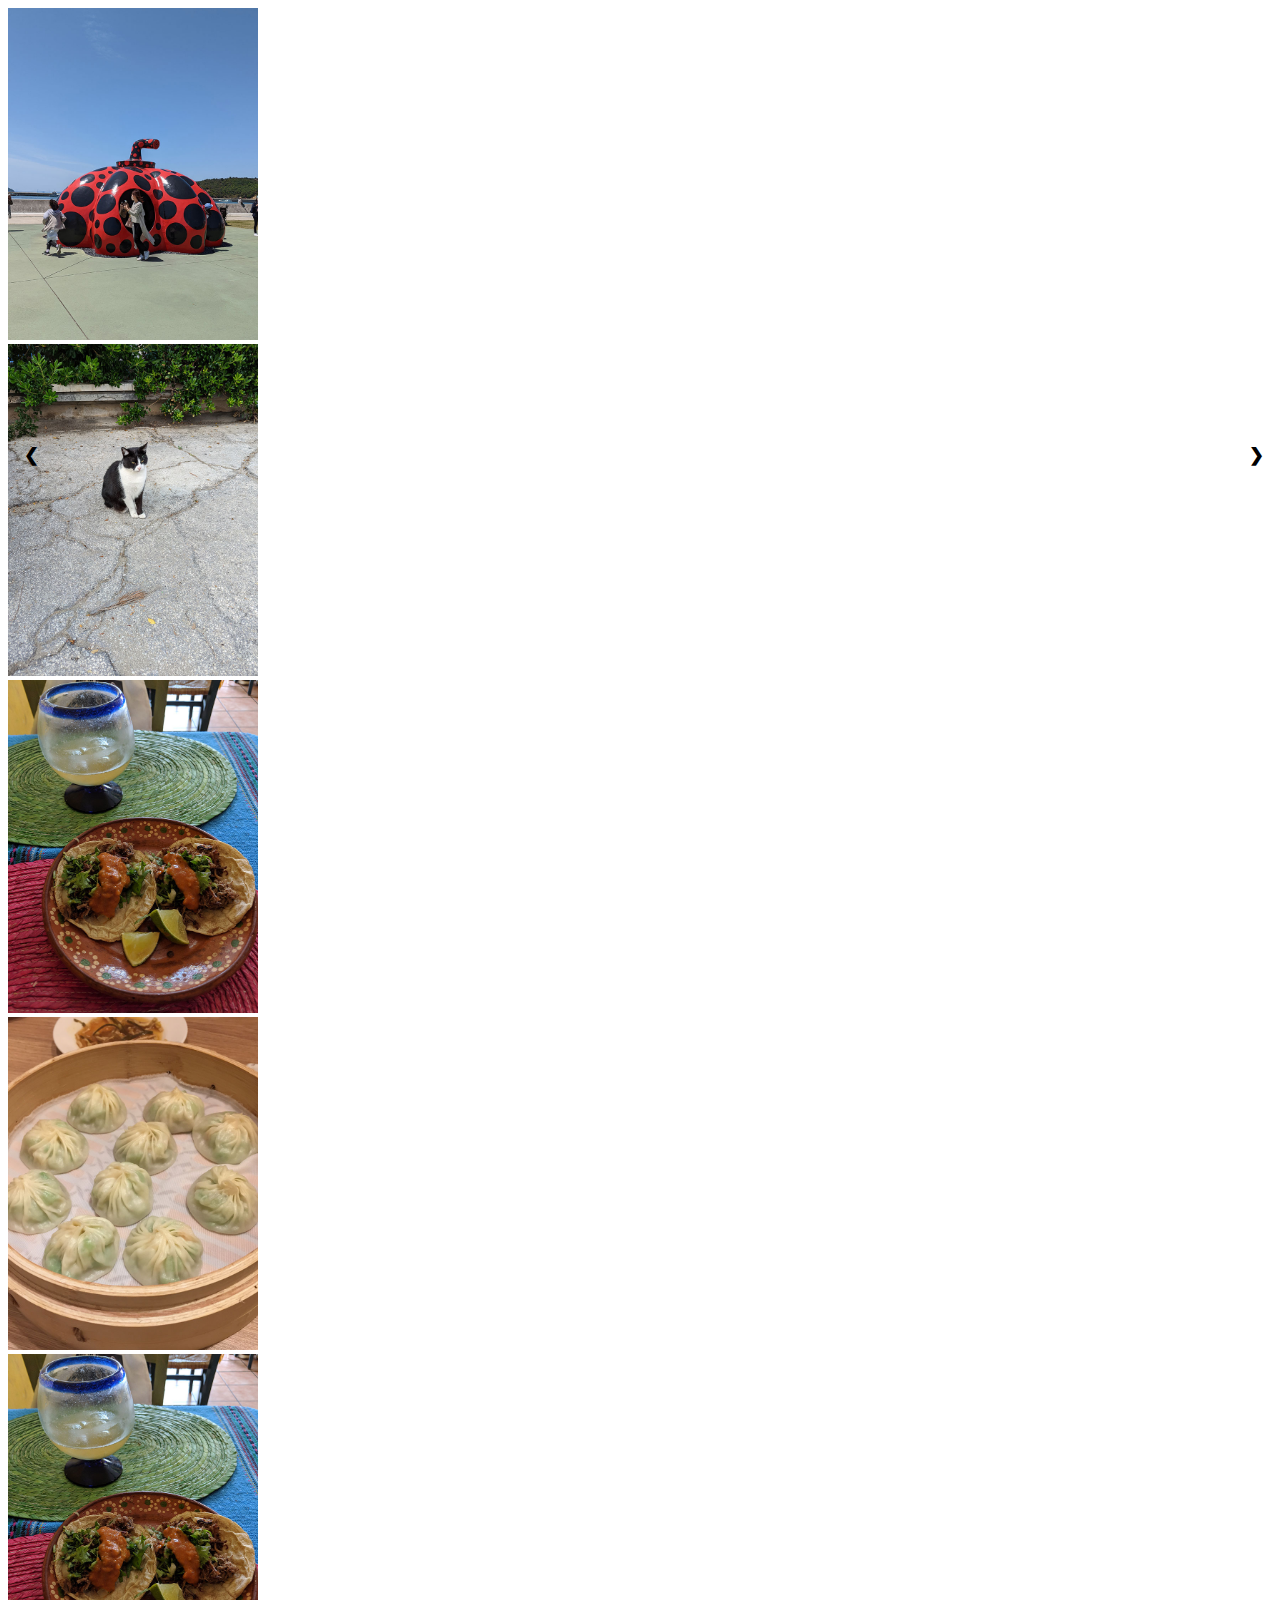
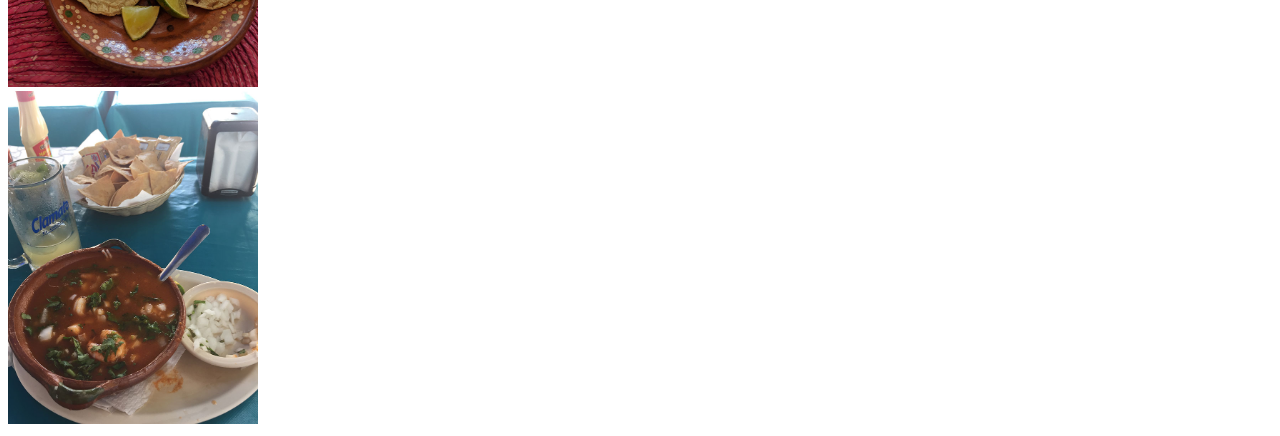
<file: Interactive web/index.html>
<!doctype html>
<html lang="en">

<head>
    <meta name="viewport" content="width=device-width, initial-scale=1">
    <title>Software Design: Interactive web project - Tomiko Karino</title>
     <!-- Bootstrap CSS -->
     <link href="https://cdn.jsdelivr.net/npm/bootstrap@5.2.3/dist/css/bootstrap.min.css" rel="stylesheet" integrity="sha384-rbsA2VBKQhggwzxH7pPCaAqO46MgnOM80zW1RWuH61DGLwZJEdK2Kadq2F9CUG65" crossorigin="anonymous">
    <!-- Local CSS -->
    <link href="style.css" rel="stylesheet">
    <!-- Fonts -->
    <link rel="preconnect" href="https://fonts.googleapis.com">
    <link rel="preconnect" href="https://fonts.gstatic.com" crossorigin>
    <link href="https://fonts.googleapis.com/css2?family=Comfortaa&display=swap" rel="stylesheet">
</head>
    
<body>
    <div class="container-fluid">
        <div class="row g-0 row-cols-auto">
            <div class="col"><img src="images/art13.jpg" width="250" data-bs-toggle="modal" data-bs-target="#exampleModal" data-bs-type="arts"/></div>
            <div class="col"><img src="images/cats2.jpg" width="250" data-bs-toggle="modal" data-bs-target="#exampleModal" data-bs-type="pets"/></div>
            <div class="col"><img src="images/food4.jpg" width="250" data-bs-toggle="modal" data-bs-target="#exampleModal" data-bs-type="food"/></div>
            <!-- <div class="col"><img src="images/drink3.jpg" width="250"/></div>
            <div class="col"><img src="images/food1.jpg" width="250"></div>
            <div class="col"><img src="images/cats1.jpg" width="250"/></div>
            <div class="col"><img src="images/art14.jpg" width="250"/></div>
            <div class="col"><img src="images/dogs3.jpg" width="250"/></div>
            <div class="col"><img src="images/drink1.jpg" width="250"/></div>
            <div class="col"><img src="images/farmers-market2.jpg" width="250"/></div>
            <div class="col"><img src="images/food8.jpg" width="250"/></div>
            <div class="col"><img src="images/food12.jpg" width="250"/></div> -->
        </div>
    </div>

    <div class="modal fade" id="exampleModal" tabindex="-1" aria-labelledby="exampleModalLabel" aria-hidden="true">
        <div class="modal-dialog">
          <div class="modal-content">
            <div class="modal-body">
              <div id="pets">
                <a class="prev" onclick="plusSlides(-1)">&#10094;</a>
                <a class="next" onclick="plusSlides(1)">&#10095;</a>
                 <div class="slides"><img src="images/cats1.jpg" width="250"/></div>
                 <div class="slides"><img src="images/cats2.jpg" width="250"/></div>
                 <div class="slides"><img src="images/dogs3.jpg" width="250"/></div>
                </div>
                <div id="arts">
                    <a class="prev" onclick="plusSlides(-1)">&#10094;</a>
                <a class="next" onclick="plusSlides(1)">&#10095;</a>
                 <div class="slides"><img src="images/art13.jpg" width="250"/></div>
                 <div class="slides"><img src="images/art14.jpg" width="250"/></div>
                 <div class="slides"><img src="images/art7.jpg" width="250"/></div>
                </div>
                <div id="food">
                    <a class="prev" onclick="plusSlides(-1)">&#10094;</a>
                <a class="next" onclick="plusSlides(1)">&#10095;</a>
                    <div class="slides"><img src="images/food1.jpg" width="250"/></div>
                    <div class="slides"><img src="images/food4.jpg" width="250"/></div>
                    <div class="slides"><img src="images/food8.jpg" width="250"/></div>
                   </div>
            </div>
            
          </div>
        </div>
      </div>

    <!-- Bootstrap JavaScript -->
    <script src="https://cdn.jsdelivr.net/npm/bootstrap@5.2.3/dist/js/bootstrap.bundle.min.js" integrity="sha384-kenU1KFdBIe4zVF0s0G1M5b4hcpxyD9F7jL+jjXkk+Q2h455rYXK/7HAuoJl+0I4" crossorigin="anonymous"></script>
    <script src="https://cdn.jsdelivr.net/npm/@popperjs/core@2.11.6/dist/umd/popper.min.js" integrity="sha384-oBqDVmMz9ATKxIep9tiCxS/Z9fNfEXiDAYTujMAeBAsjFuCZSmKbSSUnQlmh/jp3" crossorigin="anonymous"></script>
    <script src="https://cdn.jsdelivr.net/npm/bootstrap@5.2.3/dist/js/bootstrap.min.js" integrity="sha384-cuYeSxntonz0PPNlHhBs68uyIAVpIIOZZ5JqeqvYYIcEL727kskC66kF92t6Xl2V" crossorigin="anonymous"></script>
    <!-- Local Javascript -->
    <script src="main.js" type="text/javascript"></script>
</body>
</html>
</file>
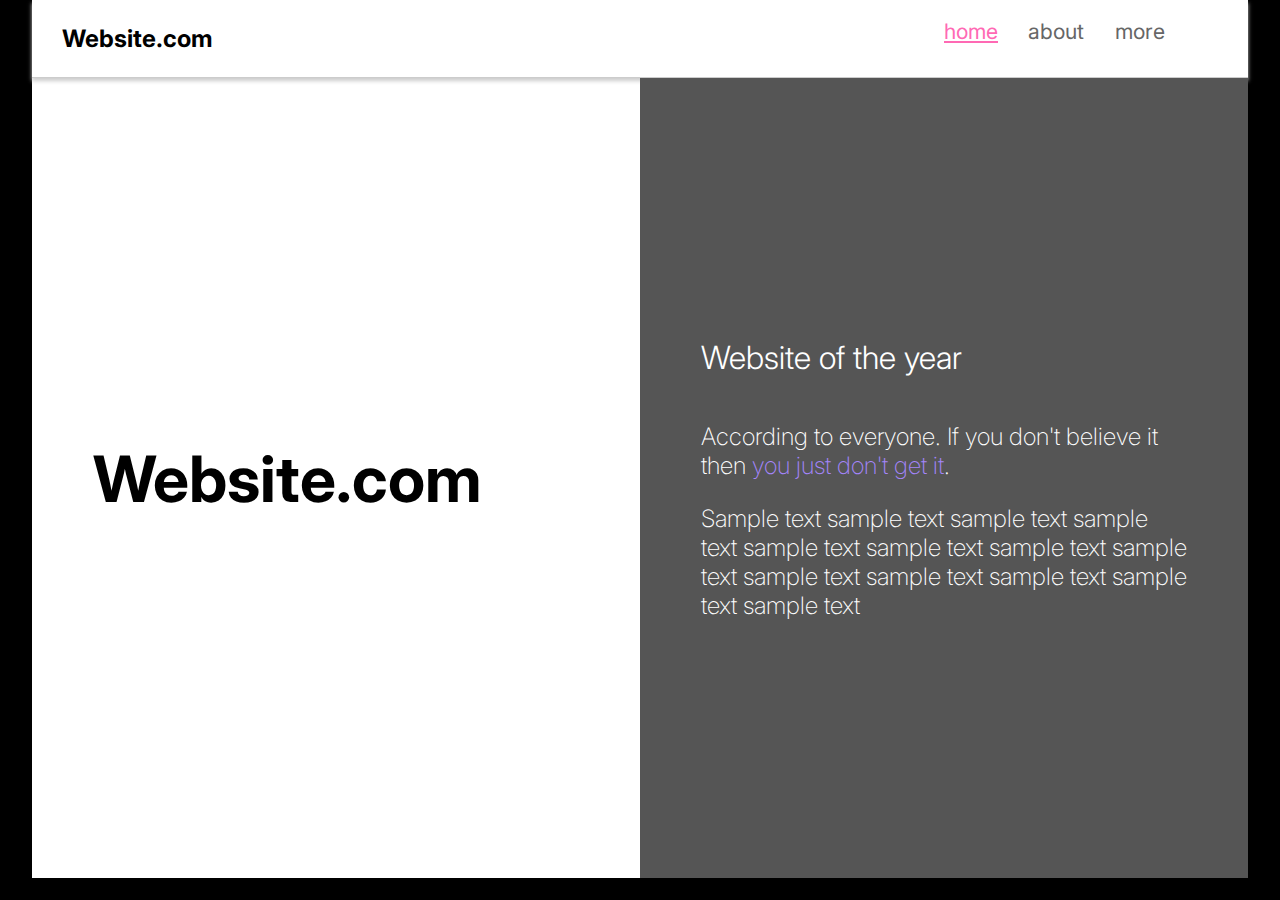
<file: Assignment2/layout1/index.html>
<!DOCTYPE html>
<html lang="eng">

<head>
    <title>Software Design: Ugly webpage assignment - Tomiko Karino</title>
    <link rel="stylesheet" type="text/css" href="style.css" media="screen" />
    <link rel="preconnect" href="https://fonts.googleapis.com">
    <link rel="preconnect" href="https://fonts.gstatic.com" crossorigin>
    <link href="https://fonts.googleapis.com/css2?family=Inter:wght@200;300;400;600&display=swap" rel="stylesheet">
</head>
    
<body>
<div id="container">
    <header id="header">
        <div id="title"><p>Website.com</p></div>
        <div id="nav">
            <ul>
                <li><a href="#">home</a></li>
                <li>about</li>
                <li>more</li>
            </ul>
        </div>
    </header>
    <div id="main">
    <div class="cell cell1">
        <h1>Website.com</h1>
    </div>
    <div class="cell cell2">
        <div id="text-container">
        <h2>Website of the year</h2>
        <p>According to everyone.  If you don't believe it then <span class="purple">you just don't get it</span>.</p>
        <p>Sample text sample text sample text sample text sample text sample text sample text sample text sample text sample text sample text sample text sample text</p>
    </div>
    </div>
    </div>
</div>
</body>
</html>
</file>
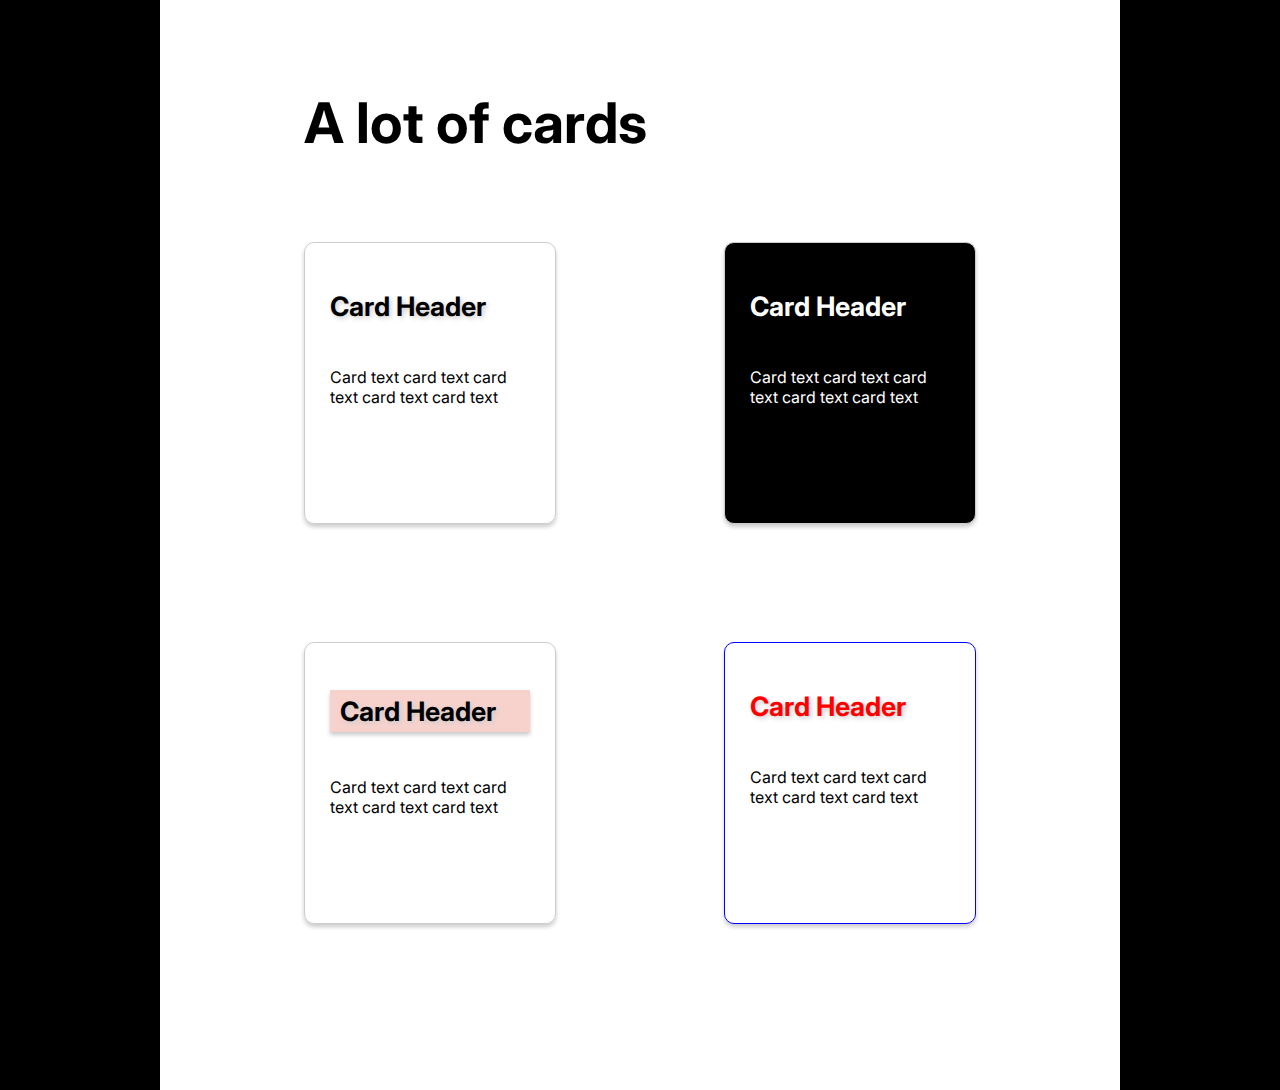
<file: Assignment2/layout2/index.html>
<!DOCTYPE html>
<html lang="eng">

<head>
    <title>Software Design: Ugly webpage assignment - Tomiko Karino</title>
    <link rel="stylesheet" type="text/css" href="style.css" media="screen" />
    <link rel="preconnect" href="https://fonts.googleapis.com">
    <link rel="preconnect" href="https://fonts.gstatic.com" crossorigin>
    <link href="https://fonts.googleapis.com/css2?family=Inter:wght@200;300;400;600&display=swap" rel="stylesheet">
</head>
    
<body>
<div id="container">
   <header>
    <h1>A lot of cards</h1>
   </header>
   <div id="main">
    <div id="card-container">
    <div class="card">
        <h2>Card Header</h2>
        <p>Card text card text card text card text card text</p>
    </div>
    <div class="card black-bckgrnd">
        <h2 class="white">Card Header</h2>
        <p class="white">Card text card text card text card text card text</p>
    </div>
    <div class="card">
        <h2 class="pink-bckgrnd">Card Header</h2>
        <p>Card text card text card text card text card text</p>
    </div>
    <div class="card blue-border">
        <h2 class="red">Card Header</h2>
        <p>Card text card text card text card text card text</p>
    </div>
   </div>
</div>
</div>
</body>
</html>
</file>
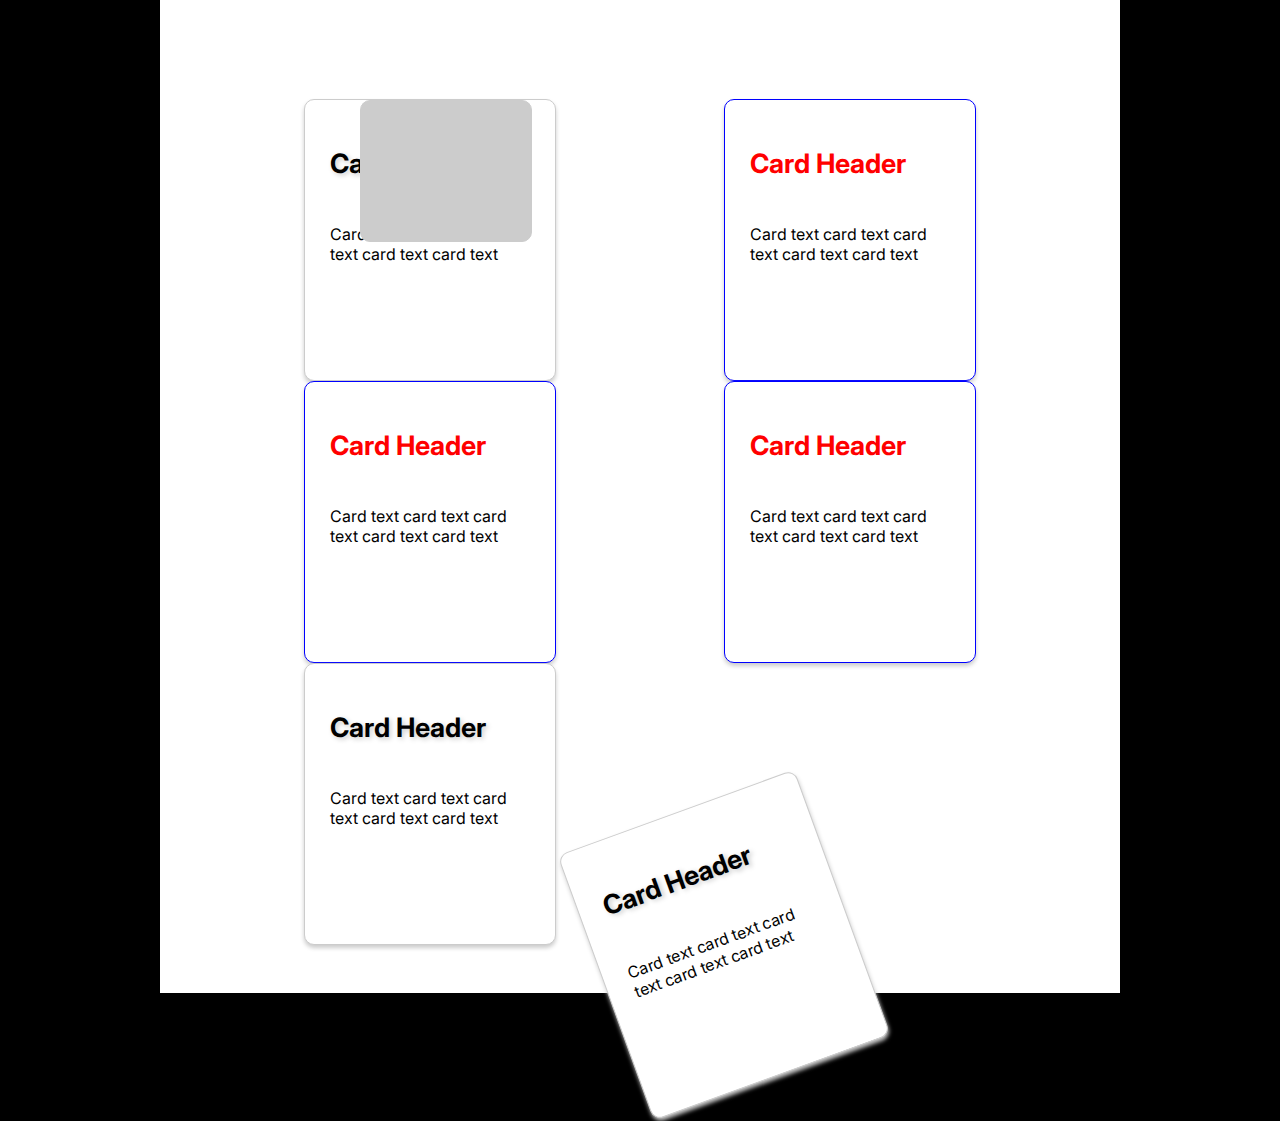
<file: Assignment2/layout3/index.html>
<!DOCTYPE html>
<html lang="eng">

<head>
    <title>Software Design: Ugly webpage assignment - Tomiko Karino</title>
    <link rel="stylesheet" type="text/css" href="style.css" media="screen" />
    <link rel="preconnect" href="https://fonts.googleapis.com">
    <link rel="preconnect" href="https://fonts.gstatic.com" crossorigin>
    <link href="https://fonts.googleapis.com/css2?family=Inter:wght@200;300;400;600&display=swap" rel="stylesheet">
</head>
    
<body>
<div id="container">
   <div id="main">
    <div id="card-container">
    <div class="card gray"></div>
    <div class="card">
        <h2>Card Header</h2>
        <p>Card text card text card text card text card text</p>
    </div>
    <div class="card blue-border">
        <h2 class="red">Card Header</h2>
        <p>Card text card text card text card text card text</p>
    </div>
    <div class="card blue-border">
        <h2 class="red">Card Header</h2>
        <p>Card text card text card text card text card text</p>
    </div>
    <div class="card blue-border">
        <h2 class="red">Card Header</h2>
        <p>Card text card text card text card text card text</p>
    </div>
    <div class="card">
        <h2>Card Header</h2>
        <p>Card text card text card text card text card text</p>
    </div>
    <div class="card messedUp">
        <h2>Card Header</h2>
        <p>Card text card text card text card text card text</p>
    </div>
   </div>
</div>
</div>
</body>
</html>
</file>
<file: Assignment1/styles/style.css>
body {
  color: black;
  font-family: sans-serif;
}

h1 {
  color: #03fcba;
  font-family: sans-serif;
  size: 24pt
}

h2 {
  color: #f578b2;
  font-family: sans-serif;
  size: 18pt;
}

#container {
  margin: 50px 0;
  /* background-color: blue; */
}

.txt {
  color: red;
}
</file>
<file: Hypertext-Narrative/style.css>
body {
  font-family:sans-serif;
  color: black;
  /* border: solid 0px red; */
  width: 99%;
  height: 100%;
  /* padding: 2%; */
  margin: auto;
  padding-top: 5%;
}

#wrapper {
  width: 1000px;
  height: 100%;
  margin: auto;
  padding: auto;
  /* border: solid 0px green; */
}



.top-shelf-content,
.bottom-shelf-content {
  padding-top: 2%;
  display: flex;
  flex-direction: row;
  justify-content: space-around;
  align-content: flex-end;
  /* border: solid 0px yellow; */
}

.top-shelf-content .right {
  display: flex;
  flex-direction: row;
  align-items: flex-end;
  align-content: flex-end;
  /* border: solid 0px orange; */
}

.top-shelf-content .left {
  display: flex;
  flex-direction: row;
  align-content: flex-end;
  align-items: flex-end;
  /* justify-content: space-evenly; */
}

.top-shelf-content .left svg {
  margin: 0 15px;
}

.bottom-shelf-content .right {
  display: flex;
  flex-direction: column;
  align-items: center;
  align-content: flex-end;
  border: solid 0px blue;
  padding-top: 40px;
}

.bottom-shelf-content .left {
  display: flex;
  flex-direction: row;
  align-content: flex-end;
  align-items: flex-end;
}

a.pointer {
  cursor: pointer;
  z-index: 1;
}

a.pointer:hover {
  box-shadow: 0px 0px 10px 10px #7CFCFDcc;
}
a.pointer svg {display: block; margin-bottom: 0;}

svg {
  z-index: -1;
}
</file>
<file: Interactive web/style.css>
/**********************************************************/
/********************* Slideshow styles *******************/
/* https://www.w3schools.com/howto/howto_js_slideshow.asp */
/**********************************************************/

/* .slides {display: none; border: solid 1px blue;} */
#pets, #arts {display: none;}

  /* Next & previous buttons */
.prev, .next {
  cursor: pointer;
  position: absolute;
  top: 50%;
  width: auto;
  padding: 16px;
  margin-top: -22px;
  color: black;
  font-weight: bold;
  font-size: 18px;
  transition: 0.6s ease;
  border-radius: 0 3px 3px 0;
  user-select: none;
}

/* Position the "next button" to the right */
.next {
  right: 0;
  border-radius: 3px 0 0 3px;
}

/* On hover, add a black background color with a little bit see-through */
.prev:hover, .next:hover {
  background-color: rgba(0,0,0,0.8);
}
</file>
<file: Assignment2/layout1/style.css>
body {
  font-family: 'Inter', sans-serif;
  color: black;
  width: 95%;
  height: 100%;
  padding: 0 2%;
  margin: auto;
  background-color: black;
}

#container {
  width: 100%;
  min-height: 800px;
  background-color: white;
}

#header {
  display: flex;
  flex: 1 100%;
  flex-flow: row nowrap;
  border-style: solid;
  border-width: 0 0 1px 0;
  border-color: #ccc;
  min-height: 60px;
  box-shadow: 0px 3px 4px #ccc;
  z-index: 3;
}

#main {
  display: flex;
  flex: 1 100%;
  flex-flow: row nowrap;
  align-items: stretch;
  min-height: 800px;
}

.cell {
  display: flex;
  align-items: center;
  padding-left: 5%;
  padding-right: 5%;
  
}

.cell2 {
  background-color: #555;
}

#title, 
#nav,
.cell {
  flex: 1 50%; 
}


 #title p {
  margin-left: 5%;
 }


#nav ul {
  margin-left: 50%;
  margin-top: 3%;
}

ul {
  list-style-type: none;
  margin: 0;
  padding: 0;
}

li {
  float: left;
  display: block;
  margin-right: 10%;
}


/* ################################## */
/*                 TEXT               */
/* ################################## */

#title {
  font-size: 18pt;
  font-weight: bold;
}

#nav {
  font-size: 16pt;
  color: #666;
}

li a {
  color: hotpink;
  text-decoration: underline;
}

h1 {
  font-size: 48pt;
}

h2 {
  font-size: 24pt;
  font-weight: 300;
  color: white;
  margin-bottom: 45px;
}

.cell2 p {
  font-size: 18pt;
  font-weight: 200;
  color: white;
}

.purple {
  color: #A485FB;
}
</file>
<file: Assignment2/layout2/style.css>
body {
  font-family: 'Inter', sans-serif;
  color: black;
  width: 100%;
  height: 100%;
  margin: auto;
  padding: 0;
  background-color: black;
  display: flex;
  align-items: stretch;
}

#container {
  width: 75%;
  height: 100%;
  margin-right:auto;
  margin-left: auto;
  padding-top: 4%;
  background-color: white;
}

header {
  padding: 0 15%;
}

#main {
  display: flex;
  flex: 1 100%;
  flex-flow: row nowrap;
  -ms-flex-align: center;
  padding: 5% 15%;
  min-height: 800px;
}

#card-container {
  display: flex;
  flex: 1 100%;
  flex-flow: row wrap;
  justify-content: space-between;
}

.card {
  border: solid 1px #ccc;
  box-shadow: 0px 3px 4px #ccc;
  margin: 0;
  border-radius: 10px;
  padding: 25px;
  width: 200px;
  height: 230px;
}

/* ################################## */
/*                 TEXT               */
/* ################################## */

h1 {
  font-size: 42pt;
}

h2 {
  font-size: 20pt;
  margin-bottom: 45px;
  text-shadow: 2px 2px 5px #cccccc;
}

.red {
  color: red;
}

.white {
  color: white;
  text-shadow: none;
}

.black-bckgrnd {
  background-color: black;
}

.pink-bckgrnd {
  background-color: #f7d2cd;
  padding: 5px 0 5px 10px;
  box-shadow: 0px 3px 4px #ccc;
}

.blue-border {
  border-color: blue;
}
</file>
<file: Assignment2/layout3/style.css>
body {
  font-family: 'Inter', sans-serif;
  color: black;
  width: 100%;
  height: 100%;
  margin: auto;
  padding: 0;
  background-color: black;
  display: flex;
  align-items: stretch;
}

#container {
  width: 75%;
  height: 100%;
  margin-right:auto;
  margin-left: auto;
  padding-top: 4%;
  background-color: white;
}

header {
  padding: 0 15%;
}

#main {
  display: flex;
  flex: 1 100%;
  flex-flow: row nowrap;
  -ms-flex-align: center;
  padding: 5% 15%;
  min-height: 800px;
}

#card-container {
  display: flex;
  flex: 1 100%;
  flex-flow: row wrap;
  justify-content: space-between;
}

.card {
  border: solid 1px #ccc;
  box-shadow: 0px 3px 4px #ccc;
  background-color: white;
  margin: 0;
  border-radius: 10px;
  padding: 25px;
  width: 200px;
  height: 230px;
}

.gray {
  width: 120px;
  height: 90px;
  background-color: #ccc;
  position: absolute;
  margin: 0;
  top: 100px;
  left: 360px;
  box-shadow: none;
}

/* ################################## */
/*                 TEXT               */
/* ################################## */

h1 {
  font-size: 42pt;
}

h2 {
  font-size: 20pt;
  margin-bottom: 45px;
  text-shadow: 2px 2px 5px #cccccc;
}

.red {
  color: red;
  text-shadow: none;
}

.blue-border {
  border-color: blue;
}

.messedUp {
  transform: translate(-50%, 50%) rotate(-20deg) ;
}
</file>
